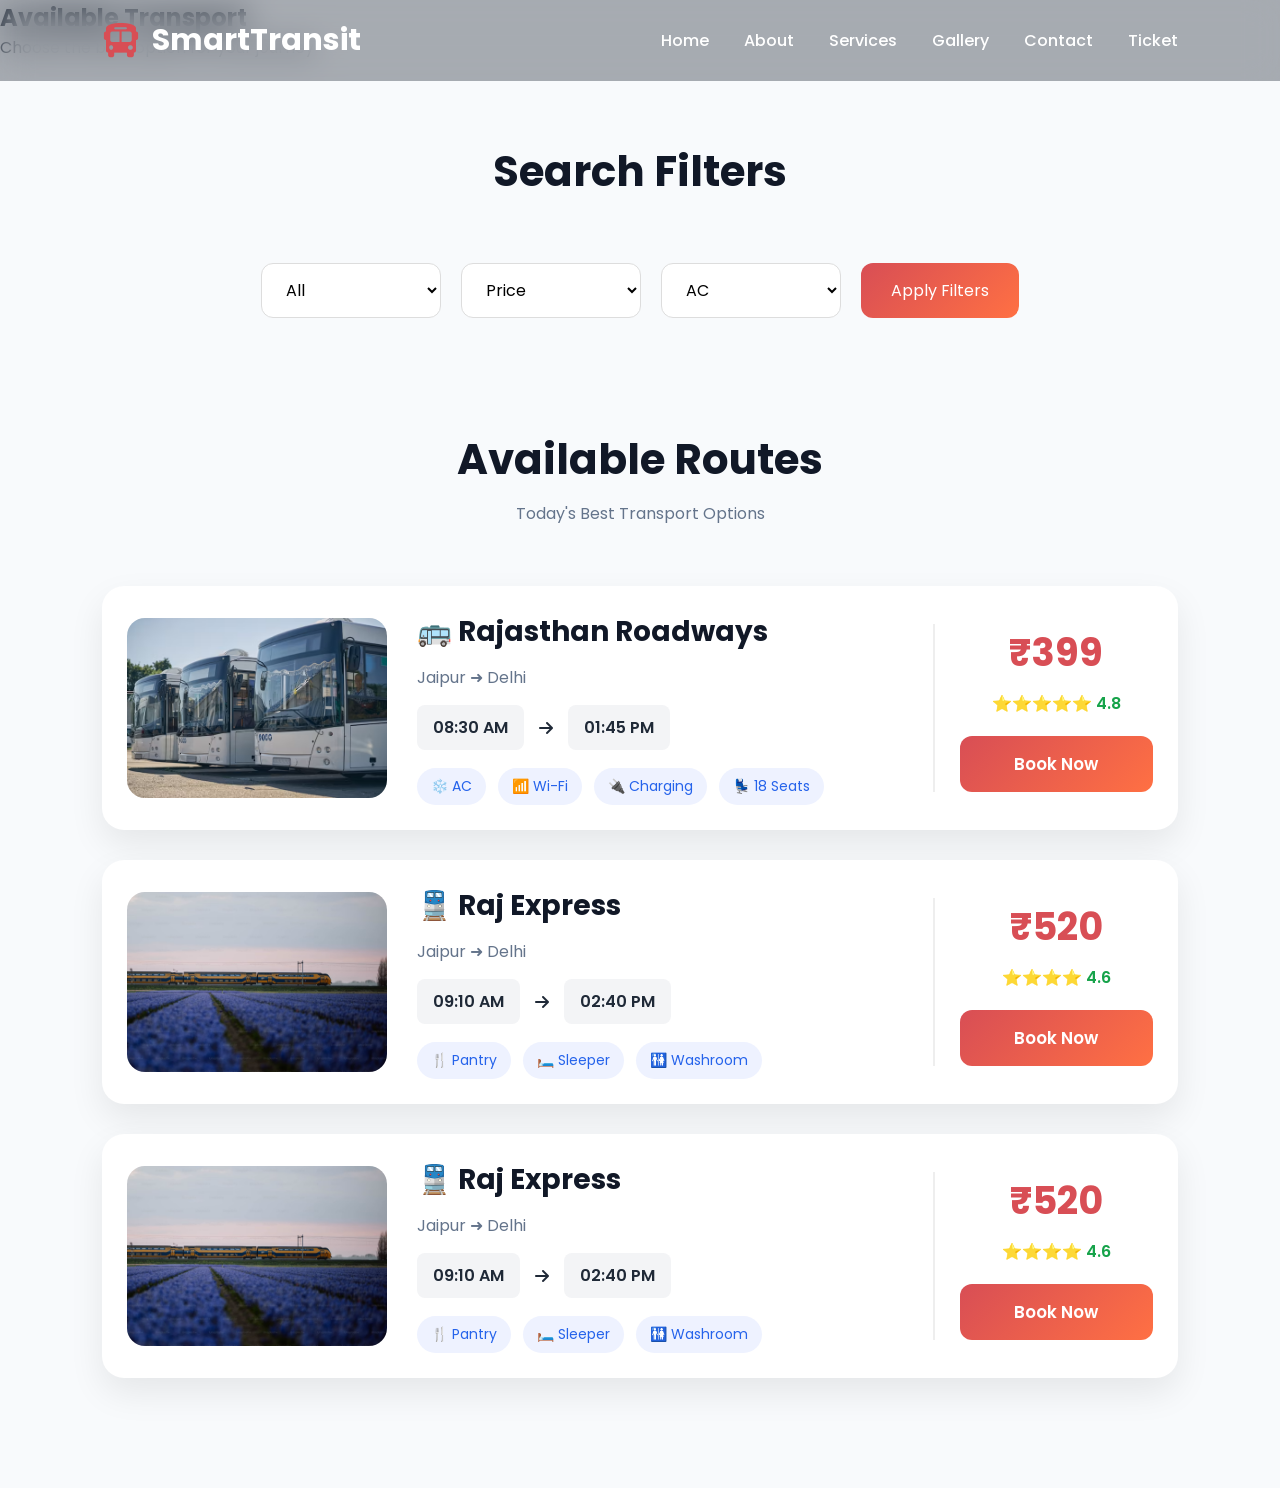
<file: results.html>
<!DOCTYPE html>
<html lang="en">

<head>

<meta charset="UTF-8">

<meta name="viewport" content="width=device-width, initial-scale=1.0">

<title>Search Results | SmartTransit</title>
<link rel="stylesheet" href="css/style.css">

<link rel="stylesheet" href="css/responsive.css">


<link href="https://fonts.googleapis.com/css2?family=Poppins:wght@300;400;500;600;700;800&display=swap" rel="stylesheet">

<link rel="stylesheet"
href="https://cdnjs.cloudflare.com/ajax/libs/font-awesome/6.7.2/css/all.min.css">

</head>

<body>

<header>

<nav class="navbar">

<div class="logo">

<i class="fa-solid fa-bus"></i>

<h2>SmartTransit</h2>

</div>

<ul class="nav-links">

<li><a href="index.html">Home</a></li>

<li><a href="about.html">About</a></li>

<li><a href="services.html">Services</a></li>

<li><a href="gallery.html">Gallery</a></li>

<li><a href="contact.html">Contact</a></li>

 <li><a href="ticket.html">Ticket</a></li>

</ul>

</nav>

</header>

<section class="about-hero">

<div class="overlay"></div>

<div class="about-content">

<h1>

Available Transport

</h1>

<p>

Choose the best option for your journey

</p>

</div>

</section>

<!-- FILTERS -->

<section class="filter-section">

<div class="section-title">

<h2>

Search Filters

</h2>

</div>

<div class="filter-bar">

<select>

<option>All</option>

<option>Bus</option>

<option>Train</option>

<option>Metro</option>

</select>

<select>

<option>Price</option>

<option>Low to High</option>

<option>High to Low</option>

</select>

<select>

<option>AC</option>

<option>AC</option>

<option>Non AC</option>

</select>

<button>

Apply Filters

</button>

</div>

</section>

<section class="results-page">

<div class="section-title">

<h2>

Available Routes

</h2>

<p>

Today's Best Transport Options

</p>

</div>
<div class="result-card">

<img src="images/bus1.jpg">

<div class="result-details">

<h3>

🚌 Rajasthan Roadways

</h3>

<p>

Jaipur ➜ Delhi

</p>

<div class="timing">

<span>

08:30 AM

</span>

<i class="fa-solid fa-arrow-right"></i>

<span>

01:45 PM

</span>

</div>

<div class="amenities">

<span>❄️ AC</span>

<span>📶 Wi-Fi</span>

<span>🔌 Charging</span>

<span>💺 18 Seats</span>

</div>

</div>

<div class="price-box">

<h2>

₹399

</h2>

<p>

⭐⭐⭐⭐⭐ 4.8

</p>

<button class="book-btn">

Book Now

</button>

</div>

</div>
<div class="result-card">

<img src="images/train.jpg">

<div class="result-details">

<h3>

🚆 Raj Express

</h3>

<p>

Jaipur ➜ Delhi

</p>

<div class="timing">

<span>

09:10 AM

</span>

<i class="fa-solid fa-arrow-right"></i>

<span>

02:40 PM

</span>

</div>

<div class="amenities">

<span>🍴 Pantry</span>

<span>🛏️ Sleeper</span>

<span>🚻 Washroom</span>

</div>

</div>

<div class="price-box">

<h2>

₹520

</h2>

<p>

⭐⭐⭐⭐ 4.6

</p>

<button class="book-btn">

Book Now

</button>

</div>

</div>
<div class="result-card">

<img src="images/train.jpg">

<div class="result-details">

<h3>

🚆 Raj Express

</h3>

<p>

Jaipur ➜ Delhi

</p>

<div class="timing">

<span>

09:10 AM

</span>

<i class="fa-solid fa-arrow-right"></i>

<span>

02:40 PM

</span>

</div>

<div class="amenities">

<span>🍴 Pantry</span>

<span>🛏️ Sleeper</span>

<span>🚻 Washroom</span>

</div>

</div>

<div class="price-box">

<h2>

₹520

</h2>

<p>

⭐⭐⭐⭐ 4.6

</p>

<button class="book-btn">

Book Now

</button>

</div>

</div>
</file>
<file: css/style.css>
/*======================================================
        SMART TRANSIT
        Developed by Roshni Baheti
======================================================*/

@import url('https://fonts.googleapis.com/css2?family=Poppins:wght@300;400;500;600;700;800&display=swap');

/*================ RESET ================*/

*{
    margin:0;
    padding:0;
    box-sizing:border-box;
    font-family:'Poppins',sans-serif;
}

html{
    scroll-behavior:smooth;
}

body{
    background:#F8FAFC;
    color:#1F2937;
    overflow-x:hidden;
}

img{
    width:100%;
    display:block;
}

a{
    text-decoration:none;
}

li{
    list-style:none;
}

button{
    cursor:pointer;
    border:none;
    transition:.3s;
}

/*================ VARIABLES ================*/

:root{

    --primary:#D84E55;

    --secondary:#2563EB;

    --dark:#111827;

    --light:#FFFFFF;

    --grey:#64748B;

    --shadow:0 20px 40px rgba(0,0,0,.12);

    --radius:22px;

}

/*================ NAVBAR ================*/

header{

    position:fixed;

    width:100%;

    top:0;

    left:0;

    z-index:1000;

}

.navbar{

    display:flex;

    justify-content:space-between;

    align-items:center;

    padding:18px 8%;

    background:rgba(17,24,39,.35);

    backdrop-filter:blur(16px);

}

.logo{

    display:flex;

    align-items:center;

    gap:12px;

}

.logo i{

    font-size:34px;

    color:var(--primary);

}

.logo h2{

    color:white;

    font-size:30px;

}

.nav-links{

    display:flex;

    gap:35px;

}

.nav-links a{

    color:white;

    font-weight:500;

    position:relative;

}

.nav-links a::after{

    content:"";

    position:absolute;

    left:0;

    bottom:-6px;

    width:0;

    height:2px;

    background:var(--primary);

    transition:.4s;

}

.nav-links a:hover::after{

    width:100%;

}

.nav-buttons{

    display:flex;

    gap:15px;

}

.login-btn{

    background:white;

    padding:12px 28px;

    border-radius:40px;

    font-weight:600;

}

.signup-btn{

    background:var(--primary);

    color:white;

    padding:12px 28px;

    border-radius:40px;

}

.signup-btn:hover{

    transform:translateY(-3px);

}

.menu{

    display:none;

    color:white;

    font-size:30px;

}

/*================ HERO ================*/

.hero{

    min-height:100vh;
    height:auto;

    background:
    linear-gradient(rgba(0,0,0,.55),rgba(0,0,0,.55)),
    url("../images/hero.jpg");

    background-size:cover;

    background-position:center;

    display:flex;

    justify-content:center;

    align-items:center;

    text-align:center;

    padding:150px 0 80px;

}

.hero-content{

    width:90%;

    max-width:1200px;

    display:flex;

    flex-direction:column;

    gap:30px;

}

.hero-text span{

    display:inline-block;

    background:rgba(255,255,255,.18);

    color:white;

    padding:12px 25px;

    border-radius:40px;

    margin-bottom:25px;

    backdrop-filter:blur(12px);

}

.hero-text h1{

    color:white;

    font-size:70px;

    line-height:90px;

}

.hero-text strong{

    color:#FFD166;

}

.hero-text p{

    color:white;

    font-size:20px;

    margin:25px 0 45px;

}

/*================ SEARCH BOX ================*/

.search-box{

    background:white;

    border-radius:22px;

    display:flex;

    align-items:center;

    justify-content:space-between;

    padding:18px;

    box-shadow:var(--shadow);

    gap:15px;

}

.input-box{

    display:flex;

    align-items:center;

    gap:15px;

    flex:1;

}

.input-box i{

    color:var(--primary);

    font-size:22px;

}

.input-box label{

    display:block;

    font-size:13px;

    color:var(--grey);

}

.input-box input{

    border:none;

    outline:none;

    font-size:16px;

    width:100%;

    background:none;

}

.swap{

    width:55px;

    height:55px;

    background:#EEF2FF;

    border-radius:50%;

    display:flex;

    justify-content:center;

    align-items:center;

    color:var(--primary);

}

.search-btn{

    background:linear-gradient(135deg,#D84E55,#FF7043);

    color:white;

    padding:18px 35px;

    border-radius:15px;

    font-size:16px;

    font-weight:600;

}

.search-btn:hover{

    transform:translateY(-3px);

}

/*================ SECTION TITLE ================*/

.section-title{

    text-align:center;

    margin-bottom:60px;

}

.section-title h2{

    font-size:42px;

    color:var(--dark);

}

.section-title p{

    color:var(--grey);

    margin-top:10px;

}
/*======================================================
                TRANSPORT SECTION
======================================================*/

.transport{
    padding:150px 8% 100px;

    background:#F8FAFC;

}

.transport-grid{

    display:grid;
    grid-template-columns:repeat(4,1fr);
    gap:30px;

}

.transport-card{

    background:#fff;
    border-radius:22px;
    overflow:hidden;
    box-shadow:var(--shadow);
    transition:.4s;
    cursor:pointer;

}

.transport-card:hover{

    transform:translateY(-12px);

}

.transport-card img{

    width:100%;
    height:230px;
    object-fit:cover;

}

.transport-card h3{

    font-size:24px;
    margin:20px 20px 10px;
    color:var(--dark);

}

.transport-card p{

    margin:0 20px 25px;
    color:var(--grey);

}

/*======================================================
                POPULAR ROUTES
======================================================*/

.routes{

    padding:100px 8%;
    background:white;

}

.route-grid{

    display:grid;
    grid-template-columns:repeat(3,1fr);
    gap:30px;

}

.route-card{

    background:white;
    border-radius:22px;
    overflow:hidden;
    box-shadow:var(--shadow);
    transition:.4s;

}

.route-card:hover{

    transform:translateY(-12px);

}

.route-card img{

    width:100%;
    height:250px;
    object-fit:cover;
    transition:.5s;

}

.route-card:hover img{

    transform:scale(1.08);

}

.route-info{

    padding:25px;

}

.route-info h3{

    font-size:24px;
    margin-bottom:10px;

}

.route-info p{

    color:var(--grey);
    margin-bottom:15px;

}

.route-info h4{

    color:var(--primary);
    font-size:28px;
    margin-bottom:20px;

}

.route-info button{

    width:100%;
    padding:14px;
    border-radius:12px;
    background:linear-gradient(135deg,#D84E55,#FF7043);
    color:white;
    font-size:16px;
    font-weight:600;

}

.route-info button:hover{

    transform:translateY(-3px);

}

/*======================================================
                OFFERS
======================================================*/

.offers{

    padding:100px 8%;
    background:#F8FAFC;

}

.offer-container{

    display:grid;
    grid-template-columns:repeat(2,1fr);
    gap:35px;

}

.offer-card{

    position:relative;
    overflow:hidden;
    border-radius:25px;
    box-shadow:var(--shadow);

}

.offer-card img{

    width:100%;
    height:350px;
    object-fit:cover;

}

.offer-text{

    position:absolute;
    inset:0;
    background:linear-gradient(rgba(0,0,0,.25),rgba(0,0,0,.75));
    color:white;
    display:flex;
    flex-direction:column;
    justify-content:flex-end;
    padding:35px;

}

.offer-text span{

    width:max-content;
    padding:8px 16px;
    background:var(--primary);
    border-radius:30px;
    margin-bottom:20px;

}

.offer-text h2{

    font-size:42px;
    margin-bottom:10px;

}

.offer-text p{

    margin-bottom:25px;

}

.offer-text button{

    width:180px;
    padding:14px;
    border-radius:40px;
    background:white;
    color:#111827;
    font-weight:600;

}

/*======================================================
                WHY US
======================================================*/

.why-us{

    padding:100px 8%;
    display:grid;
    grid-template-columns:1fr 1fr;
    gap:60px;
    align-items:center;

}

.why-left img{

    border-radius:25px;
    box-shadow:var(--shadow);

}

.small-title{

    color:var(--primary);
    letter-spacing:2px;
    font-weight:600;

}

.why-right h2{

    font-size:48px;
    margin:20px 0;

}

.why-right p{

    color:var(--grey);
    line-height:30px;
    margin-bottom:35px;

}

.features{

    display:grid;
    grid-template-columns:repeat(2,1fr);
    gap:20px;

}

.feature-box{

    background:white;
    padding:20px;
    border-radius:18px;
    text-align:center;
    box-shadow:0 10px 30px rgba(0,0,0,.08);
    transition:.3s;

}

.feature-box:hover{

    transform:translateY(-8px);

}

.feature-box i{

    font-size:30px;
    color:var(--primary);
    margin-bottom:15px;

}

/*======================================================
                STATISTICS
======================================================*/

.statistics{

    padding:90px 8%;
    background:linear-gradient(135deg,#111827,#1F2937);
    display:grid;
    grid-template-columns:repeat(4,1fr);
    gap:25px;

}

.stat-card{

    text-align:center;
    color:white;

}

.stat-card h2{

    font-size:55px;
    color:#FFD166;
    margin-bottom:12px;

}

.stat-card p{

    color:#CBD5E1;
    font-size:18px;

}
/*======================================================
                    GALLERY
======================================================*/

.gallery{

    padding:100px 8%;
    background:#FFFFFF;

}

.gallery-grid{

    display:grid;
    grid-template-columns:repeat(4,1fr);
    gap:20px;

}

.gallery-grid img{

    width:100%;
    height:260px;
    object-fit:cover;
    border-radius:20px;
    transition:.4s;
    cursor:pointer;
    box-shadow:var(--shadow);

}

.gallery-grid img:hover{

    transform:scale(1.08);

}

/*======================================================
                TESTIMONIALS
======================================================*/

.testimonials{

    padding:100px 8%;
    background:#F8FAFC;

}

.testimonial-container{

    display:grid;
    grid-template-columns:repeat(3,1fr);
    gap:30px;

}

.testimonial-card{

    background:white;
    padding:35px;
    border-radius:22px;
    text-align:center;
    box-shadow:var(--shadow);
    transition:.4s;

}

.testimonial-card:hover{

    transform:translateY(-10px);

}

.testimonial-card i{

    font-size:40px;
    color:var(--primary);
    margin-bottom:20px;

}

.testimonial-card p{

    color:var(--grey);
    line-height:28px;
    margin-bottom:20px;

}

.testimonial-card h3{

    color:var(--dark);

}

/*======================================================
                DOWNLOAD APP
======================================================*/

.download-app{

    padding:100px 8%;
    background:white;

}

.download-content{

    display:grid;
    grid-template-columns:1fr 1fr;
    gap:60px;
    align-items:center;

}

.download-image img{

    border-radius:25px;
    box-shadow:var(--shadow);

}

.download-text span{

    color:var(--primary);
    font-weight:600;
    letter-spacing:2px;

}

.download-text h2{

    font-size:50px;
    margin:20px 0;

}

.download-text p{

    color:var(--grey);
    line-height:30px;
    margin-bottom:35px;

}

.app-buttons{

    display:flex;
    gap:20px;

}

.app-buttons button{

    padding:16px 28px;
    border-radius:14px;
    font-size:16px;
    font-weight:600;

}

.play-store{

    background:#111827;
    color:white;

}

.app-store{

    background:var(--primary);
    color:white;

}

/*======================================================
                NEWSLETTER
======================================================*/

.newsletter{

    padding:100px 8%;
    background:linear-gradient(135deg,#2563EB,#1D4ED8);
    text-align:center;
    color:white;

}

.newsletter h2{

    font-size:46px;
    margin-bottom:20px;

}

.newsletter p{

    margin-bottom:35px;
    font-size:18px;

}

.newsletter-form{

    display:flex;
    justify-content:center;
    max-width:700px;
    margin:auto;
    background:white;
    border-radius:50px;
    overflow:hidden;

}

.newsletter-form input{

    flex:1;
    padding:20px;
    border:none;
    outline:none;
    font-size:16px;

}

.newsletter-form button{

    padding:20px 35px;
    background:var(--primary);
    color:white;
    font-weight:600;

}

/*======================================================
                    FOOTER
======================================================*/

footer{

    background:#111827;
    color:white;
    padding:80px 8% 20px;

}

.footer-container{

    display:grid;
    grid-template-columns:2fr 1fr 1fr 1.5fr;
    gap:40px;

}

.footer-logo{

    display:flex;
    align-items:center;
    gap:12px;
    margin-bottom:20px;

}

.footer-logo i{

    color:var(--primary);
    font-size:32px;

}

.footer-box p{

    color:#CBD5E1;
    line-height:28px;

}

.footer-box h3{

    margin-bottom:20px;

}

.footer-box ul li{

    margin-bottom:12px;

}

.footer-box ul li a{

    color:#CBD5E1;
    transition:.3s;

}

.footer-box ul li a:hover{

    color:white;
    padding-left:8px;

}

.social-icons{

    display:flex;
    gap:15px;
    margin-top:25px;

}

.social-icons a{

    width:45px;
    height:45px;
    background:#1F2937;
    border-radius:50%;
    display:flex;
    justify-content:center;
    align-items:center;
    color:white;
    transition:.3s;

}

.social-icons a:hover{

    background:var(--primary);

}

.footer-bottom{

    text-align:center;
    margin-top:60px;
    padding-top:20px;
    border-top:1px solid rgba(255,255,255,.15);
    color:#CBD5E1;

}

/*======================================================
            FLOATING BUTTONS
======================================================*/

#backToTop,
#darkMode,
#chatButton{

    position:fixed;
    right:25px;
    width:55px;
    height:55px;
    border-radius:50%;
    display:flex;
    justify-content:center;
    align-items:center;
    color:white;
    cursor:pointer;
    z-index:999;
    border:none;
    box-shadow:0 10px 25px rgba(0,0,0,.2);

}

#backToTop{

    bottom:25px;
    background:var(--primary);

}

#darkMode{

    bottom:95px;
    background:#111827;

}

#chatButton{

    bottom:165px;
    background:#2563EB;

}

#backToTop:hover,
#darkMode:hover,
#chatButton:hover{

    transform:translateY(-5px);

}

/*======================================================
                SEARCH RESULT
======================================================*/

#searchResults{

    margin-top:40px;
    display:flex;
    flex-direction:column;
    gap:30px;

}
.search-results-section{
    width:100%;
    display:block;
}

.bus-result{

    display:flex;
    gap:25px;
    align-items:center;
    background:white;
    padding:25px;
    border-radius:20px;
    box-shadow:var(--shadow);
    margin-bottom:30px;

}

.bus-result img{

    width:260px;
    height:180px;
    object-fit:cover;
    border-radius:18px;

}

.bus-details{

    flex:1;

}

.bus-details h3{

    margin-bottom:15px;

}

.bus-details p{

    margin:10px 0;
    color:var(--grey);

}

.bus-details h2{

    color:var(--primary);
    margin:20px 0;

}

.bus-details button{

    background:var(--primary);
    color:white;
    padding:14px 30px;
    border-radius:10px;

}

.error-card{

    background:#FEE2E2;
    color:#B91C1C;
    padding:18px;
    border-radius:12px;
    text-align:center;
    font-weight:600;

}

/*======================================================
                SCROLLBAR
======================================================*/

::-webkit-scrollbar{

    width:10px;

}

::-webkit-scrollbar-thumb{

    background:var(--primary);
    border-radius:20px;

}

::-webkit-scrollbar-track{

    background:#ECECEC;

}
/*=========================
        DARK MODE
=========================*/

body.dark{

    background:#111827;
    color:white;

}

body.dark section{

    background:#111827 !important;

}

body.dark .transport-card,
body.dark .route-card,
body.dark .testimonial-card,
body.dark .feature-box{

    background:#1F2937;
    color:white;

}

body.dark p{

    color:#CBD5E1;

}
.book-btn{

    width:180px;
    padding:12px 20px;
    display:block;
    margin:20px auto 0;
    border:none;
    border-radius:10px;
    background:linear-gradient(135deg,#D84E55,#FF7043);
    color:white;
    font-size:16px;
    font-weight:600;
    cursor:pointer;
    transition:.3s;
}

.book-btn:hover{

transform:translateY(-3px);

}

.error-card{

background:#FEE2E2;

padding:25px;

border-radius:15px;

color:#B91C1C;

text-align:center;

font-weight:bold;

}
/*======================================================
                RESULTS PAGE
======================================================*/

.filter-section{

    padding:80px 8% 30px;
    background:#F8FAFC;

}

.filter-bar{

    display:flex;
    justify-content:center;
    gap:20px;
    flex-wrap:wrap;

}

.filter-bar select{

    padding:14px 20px;
    border:1px solid #ddd;
    border-radius:12px;
    font-size:16px;
    outline:none;
    background:white;
    min-width:180px;

}

.filter-bar button{

    background:linear-gradient(135deg,#D84E55,#FF7043);
    color:white;
    border:none;
    padding:14px 30px;
    border-radius:12px;
    font-size:16px;
    cursor:pointer;
    transition:.3s;

}

.filter-bar button:hover{

    transform:translateY(-3px);

}

/*================ RESULTS =================*/

.results-page{

    padding:80px 8%;
    background:#F8FAFC;

}

.result-card{

    background:white;
    border-radius:22px;
    box-shadow:0 15px 35px rgba(0,0,0,.08);
    display:flex;
    align-items:center;
    gap:30px;
    padding:25px;
    margin-bottom:30px;
    transition:.4s;

}

.result-card:hover{

    transform:translateY(-8px);
    box-shadow:0 20px 45px rgba(0,0,0,.15);

}

.result-card img{

    width:260px;
    height:180px;
    object-fit:cover;
    border-radius:18px;

}

.result-details{

    flex:1;

}

.result-details h3{

    font-size:28px;
    color:#111827;
    margin-bottom:12px;

}

.result-details p{

    color:#64748B;
    margin-bottom:15px;

}

.timing{

    display:flex;
    align-items:center;
    gap:15px;
    font-weight:600;
    margin-bottom:18px;

}

.timing span{

    background:#F3F4F6;
    padding:10px 16px;
    border-radius:8px;

}

.amenities{

    display:flex;
    flex-wrap:wrap;
    gap:12px;

}

.amenities span{

    background:#EEF2FF;
    color:#2563EB;
    padding:8px 14px;
    border-radius:20px;
    font-size:14px;

}

/*================ PRICE =================*/

.price-box{

    width:220px;
    text-align:center;
    border-left:2px solid #eee;
    padding-left:25px;

}

.price-box h2{

    font-size:38px;
    color:#D84E55;
    margin-bottom:10px;

}

.price-box p{

    color:#16A34A;
    font-weight:600;
    margin-bottom:20px;

}

.book-btn{

    width:100%;
    padding:15px;
    border:none;
    border-radius:12px;
    background:linear-gradient(135deg,#D84E55,#FF7043);
    color:white;
    font-size:17px;
    font-weight:600;
    cursor:pointer;
    transition:.3s;

}

.book-btn:hover{

    transform:translateY(-3px);

}

/*================ RESPONSIVE =================*/

@media(max-width:900px){

.result-card{

    flex-direction:column;
    text-align:center;

}

.result-card img{

    width:100%;

}

.price-box{

    width:100%;
    border-left:none;
    border-top:2px solid #eee;
    padding:20px 0 0;

}

.timing{

    justify-content:center;

}

.amenities{

    justify-content:center;

}

}

@media(max-width:600px){

.filter-bar{

    flex-direction:column;

}

.filter-bar select,
.filter-bar button{

    width:100%;

}

.result-details h3{

    font-size:22px;

}

.price-box h2{

    font-size:32px;

}

}
</file>
<file: css/responsive.css>
/*==========================================
            LARGE TABLETS
==========================================*/

@media(max-width:1200px){

.hero-text h1{

    font-size:56px;
    line-height:70px;

}

.transport-grid{

    grid-template-columns:repeat(2,1fr);

}

.route-grid{

    grid-template-columns:repeat(2,1fr);

}

.gallery-grid{

    grid-template-columns:repeat(2,1fr);

}

.statistics{

    grid-template-columns:repeat(2,1fr);

}

.footer-container{

    grid-template-columns:repeat(2,1fr);

}

}


/*==========================================
            TABLETS
==========================================*/

@media(max-width:992px){

.nav-links{

    display:none;

}

.nav-buttons{

    display:none;

}

.menu{

    display:block;

    cursor:pointer;

}

.hero{

    height:auto;

    padding:150px 8% 80px;

}

.hero-text h1{

    font-size:46px;
    line-height:60px;

}

.hero-text p{

    font-size:18px;

}

.search-box{

    flex-direction:column;

    gap:18px;

}

.input-box{

    width:100%;

}

.search-btn{

    width:100%;

}

.transport-grid{

    grid-template-columns:repeat(2,1fr);

}

.route-grid{

    grid-template-columns:1fr;

}

.offer-container{

    grid-template-columns:1fr;

}

.why-us{

    grid-template-columns:1fr;

}

.features{

    grid-template-columns:repeat(2,1fr);

}

.download-content{

    grid-template-columns:1fr;

}

.testimonial-container{

    grid-template-columns:1fr;

}

.gallery-grid{

    grid-template-columns:repeat(2,1fr);

}

.newsletter-form{

    flex-direction:column;

    border-radius:20px;

}

.newsletter-form input{

    width:100%;

}

.newsletter-form button{

    width:100%;

}

}
/*==========================================
            MOBILE DEVICES
==========================================*/

@media(max-width:768px){

.section-title h2{

    font-size:34px;

}

.hero-text h1{

    font-size:38px;
    line-height:48px;

}

.hero-text span{

    font-size:14px;

}

.search-box{

    padding:20px;

}

.transport-grid{

    grid-template-columns:1fr;

}

.route-grid{

    grid-template-columns:1fr;

}

.offer-container{

    grid-template-columns:1fr;

}

.features{

    grid-template-columns:1fr;

}

.statistics{

    grid-template-columns:1fr;

}

.gallery-grid{

    grid-template-columns:1fr;

}

.footer-container{

    grid-template-columns:1fr;

}

.app-buttons{

    flex-direction:column;

}

.app-buttons button{

    width:100%;

}

.bus-result{

    flex-direction:column;

}

.bus-result img{

    width:100%;
    height:220px;

}

}


/*==========================================
            SMALL MOBILES
==========================================*/

@media(max-width:480px){

.navbar{

    padding:15px 5%;

}

.hero{

    padding:130px 5% 60px;

}

.hero-text h1{

    font-size:30px;
    line-height:40px;

}

.hero-text p{

    font-size:16px;

}

.section-title h2{

    font-size:28px;

}

.route-info h3{

    font-size:20px;

}

.route-info h4{

    font-size:24px;

}

.download-text h2{

    font-size:32px;

}

.newsletter h2{

    font-size:32px;

}

.footer-bottom{

    font-size:14px;

}

#backToTop,
#darkMode,
#chatButton{

    width:48px;
    height:48px;
    right:15px;

}

}
</file>
